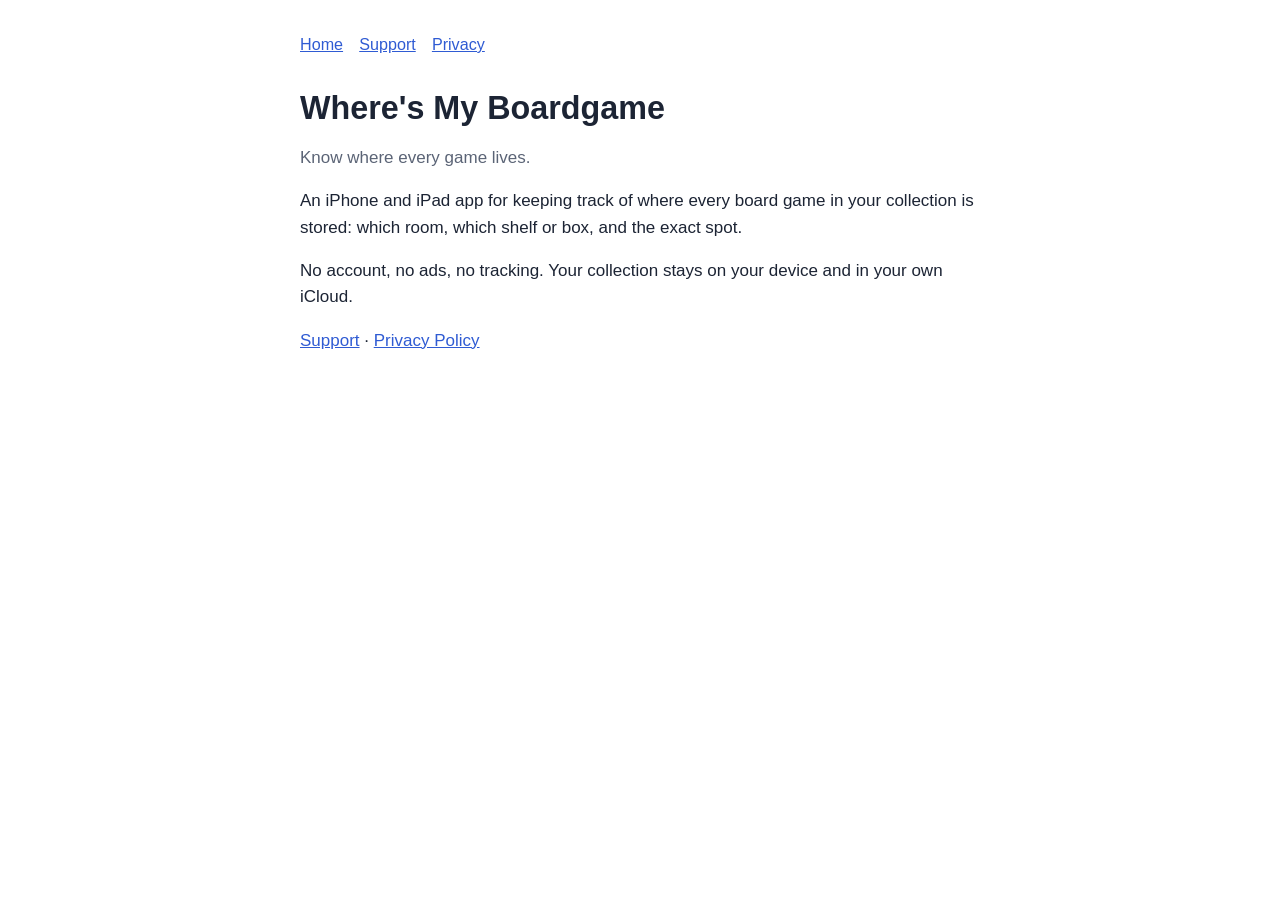
<file: index.html>
<!doctype html>
<html lang="en">
<head>
<meta charset="utf-8">
<meta name="viewport" content="width=device-width, initial-scale=1">
<title>Where's My Boardgame</title>
<link rel="stylesheet" href="style.css">
</head>
<body>
<nav><a href="./">Home</a><a href="support.html">Support</a><a href="privacy.html">Privacy</a></nav>
<h1>Where's My Boardgame</h1>
<p class="muted">Know where every game lives.</p>
<p>An iPhone and iPad app for keeping track of where every board game in your collection is stored: which room, which shelf or box, and the exact spot.</p>
<p>No account, no ads, no tracking. Your collection stays on your device and in your own iCloud.</p>
<p><a href="support.html">Support</a> &middot; <a href="privacy.html">Privacy Policy</a></p>
</body>
</html>
</file>
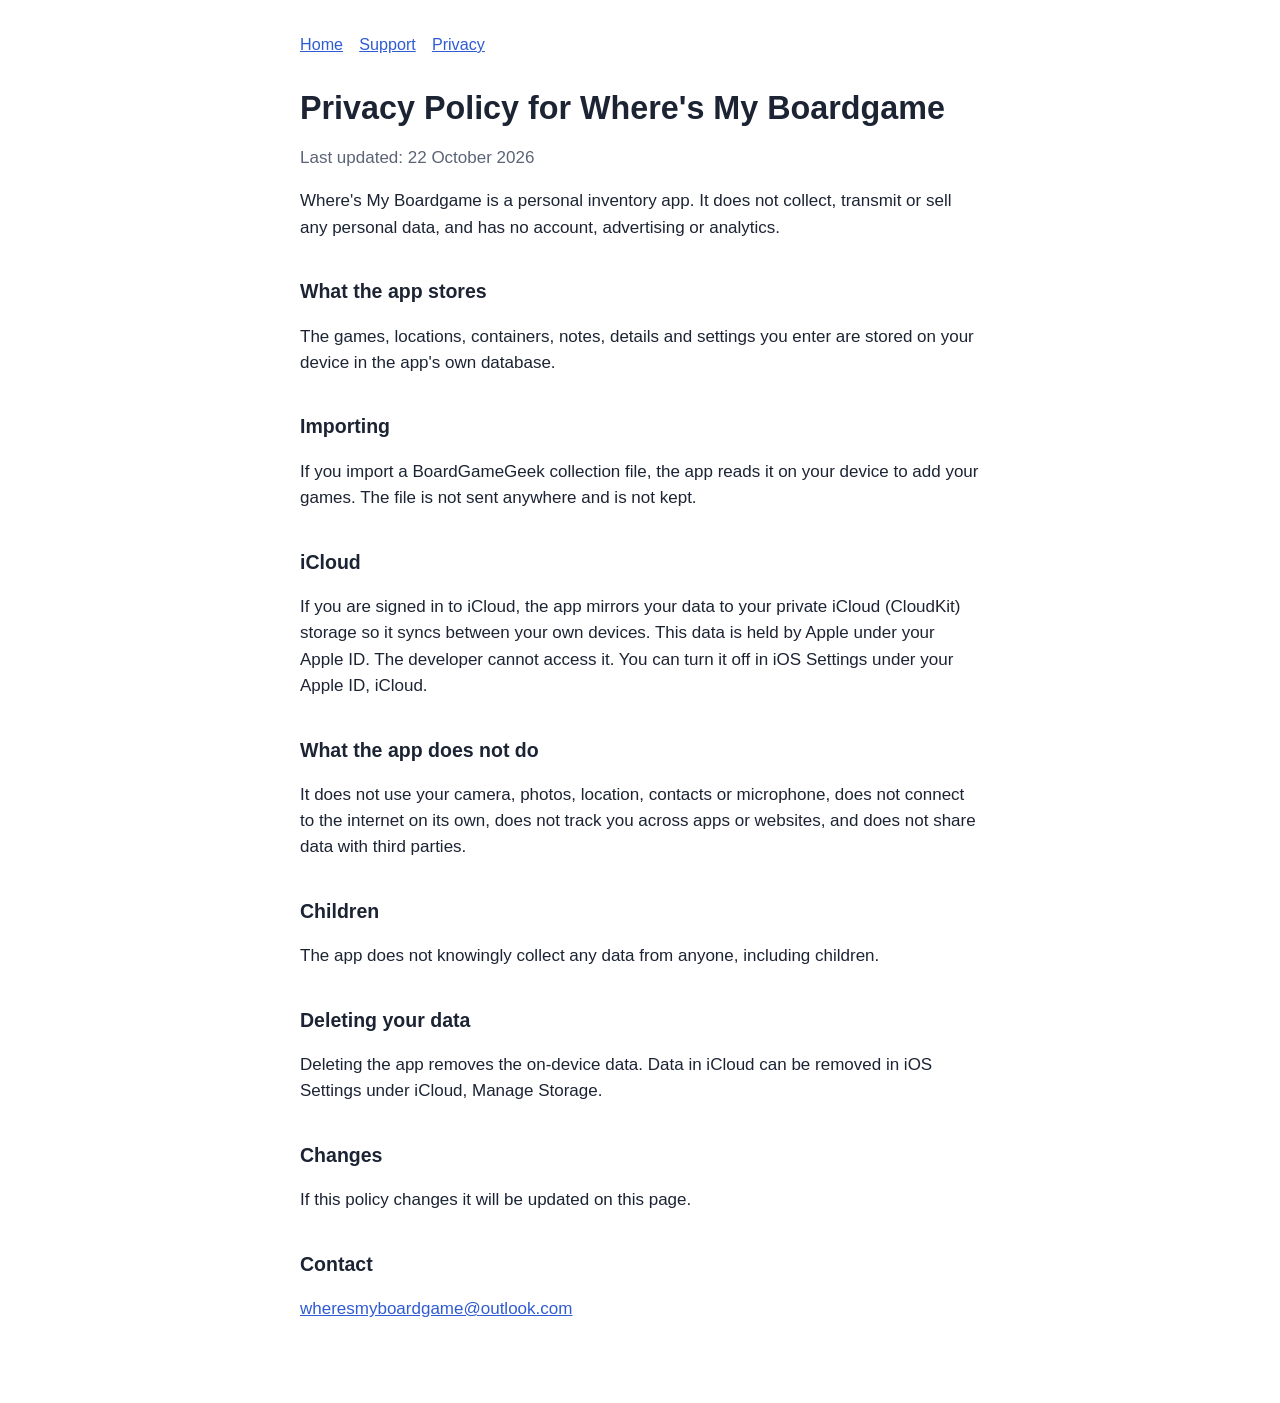
<file: privacy.html>
<!doctype html>
<html lang="en">
<head>
<meta charset="utf-8">
<meta name="viewport" content="width=device-width, initial-scale=1">
<title>Privacy Policy - Where's My Boardgame</title>
<link rel="stylesheet" href="style.css">
</head>
<body>
<nav><a href="./">Home</a><a href="support.html">Support</a><a href="privacy.html">Privacy</a></nav>
<h1>Privacy Policy for Where's My Boardgame</h1>
<p class="muted">Last updated: 22 October 2026</p>
<p>Where's My Boardgame is a personal inventory app. It does not collect, transmit or sell any personal data, and has no account, advertising or analytics.</p>

<h2>What the app stores</h2>
<p>The games, locations, containers, notes, details and settings you enter are stored on your device in the app's own database.</p>

<h2>Importing</h2>
<p>If you import a BoardGameGeek collection file, the app reads it on your device to add your games. The file is not sent anywhere and is not kept.</p>

<h2>iCloud</h2>
<p>If you are signed in to iCloud, the app mirrors your data to your private iCloud (CloudKit) storage so it syncs between your own devices. This data is held by Apple under your Apple ID. The developer cannot access it. You can turn it off in iOS Settings under your Apple ID, iCloud.</p>

<h2>What the app does not do</h2>
<p>It does not use your camera, photos, location, contacts or microphone, does not connect to the internet on its own, does not track you across apps or websites, and does not share data with third parties.</p>

<h2>Children</h2>
<p>The app does not knowingly collect any data from anyone, including children.</p>

<h2>Deleting your data</h2>
<p>Deleting the app removes the on-device data. Data in iCloud can be removed in iOS Settings under iCloud, Manage Storage.</p>

<h2>Changes</h2>
<p>If this policy changes it will be updated on this page.</p>

<h2>Contact</h2>
<p><a href="mailto:wheresmyboardgame@outlook.com">wheresmyboardgame@outlook.com</a></p>
</body>
</html>
</file>
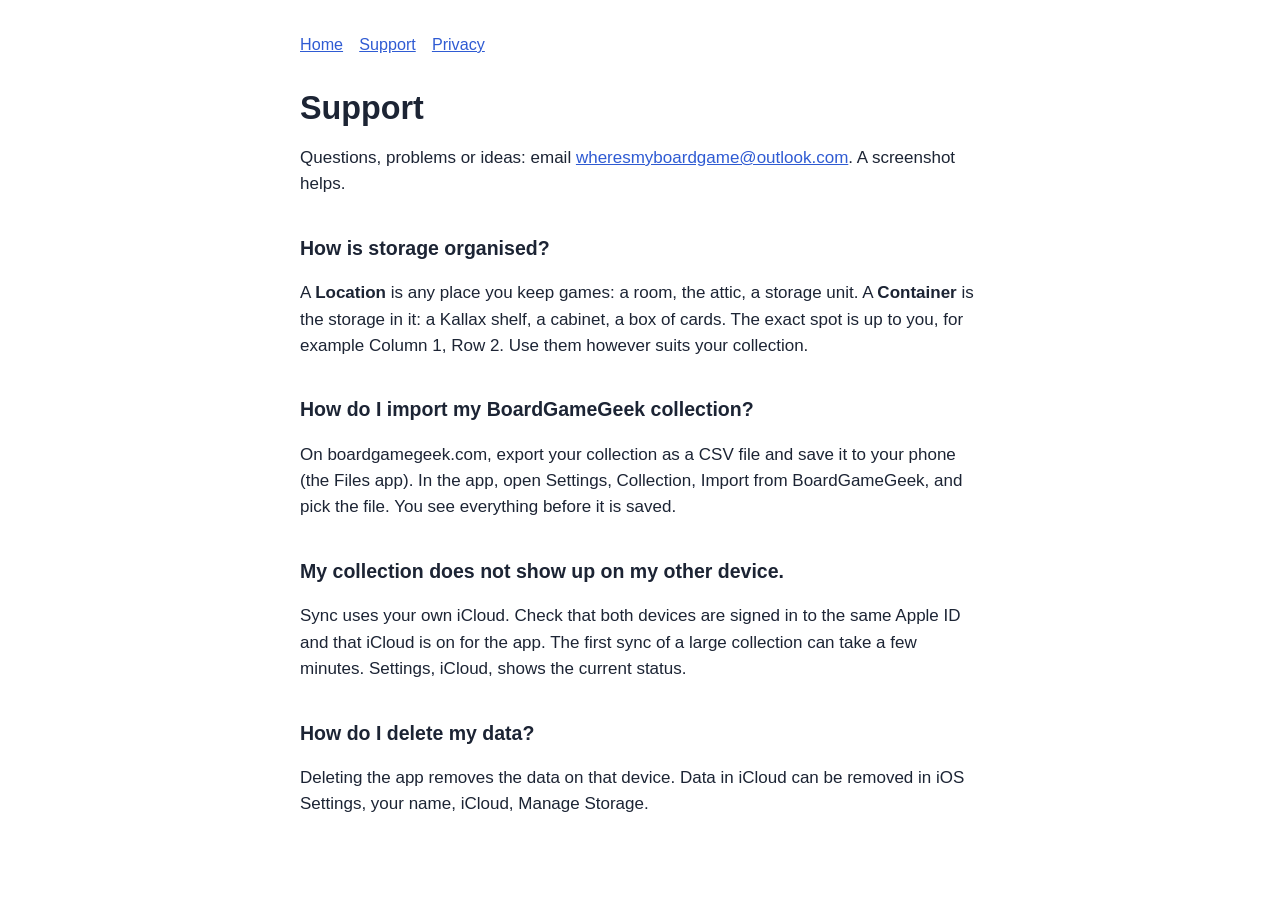
<file: support.html>
<!doctype html>
<html lang="en">
<head>
<meta charset="utf-8">
<meta name="viewport" content="width=device-width, initial-scale=1">
<title>Support - Where's My Boardgame</title>
<link rel="stylesheet" href="style.css">
</head>
<body>
<nav><a href="./">Home</a><a href="support.html">Support</a><a href="privacy.html">Privacy</a></nav>
<h1>Support</h1>
<p>Questions, problems or ideas: email <a href="mailto:wheresmyboardgame@outlook.com">wheresmyboardgame@outlook.com</a>. A screenshot helps.</p>

<h2>How is storage organised?</h2>
<p>A <strong>Location</strong> is any place you keep games: a room, the attic, a storage unit. A <strong>Container</strong> is the storage in it: a Kallax shelf, a cabinet, a box of cards. The exact spot is up to you, for example Column 1, Row 2. Use them however suits your collection.</p>

<h2>How do I import my BoardGameGeek collection?</h2>
<p>On boardgamegeek.com, export your collection as a CSV file and save it to your phone (the Files app). In the app, open Settings, Collection, Import from BoardGameGeek, and pick the file. You see everything before it is saved.</p>

<h2>My collection does not show up on my other device.</h2>
<p>Sync uses your own iCloud. Check that both devices are signed in to the same Apple ID and that iCloud is on for the app. The first sync of a large collection can take a few minutes. Settings, iCloud, shows the current status.</p>

<h2>How do I delete my data?</h2>
<p>Deleting the app removes the data on that device. Data in iCloud can be removed in iOS Settings, your name, iCloud, Manage Storage.</p>
</body>
</html>
</file>
<file: style.css>
body { font: 17px/1.55 -apple-system, BlinkMacSystemFont, "Segoe UI", Roboto, sans-serif; max-width: 680px; margin: 0 auto; padding: 32px 20px 64px; color: #1c2434; background: #fff; }
h1 { font-size: 1.9em; line-height: 1.2; margin-bottom: 0.2em; }
h2 { font-size: 1.15em; margin-top: 1.8em; }
a { color: #2f5bd3; }
.muted { color: #5b6476; }
nav { margin-bottom: 2em; font-size: 0.95em; }
nav a { margin-right: 1em; }
@media (prefers-color-scheme: dark) { body { color: #e6e9f0; background: #121620; } a { color: #8fb0ff; } .muted { color: #9aa3b5; } }
</file>
